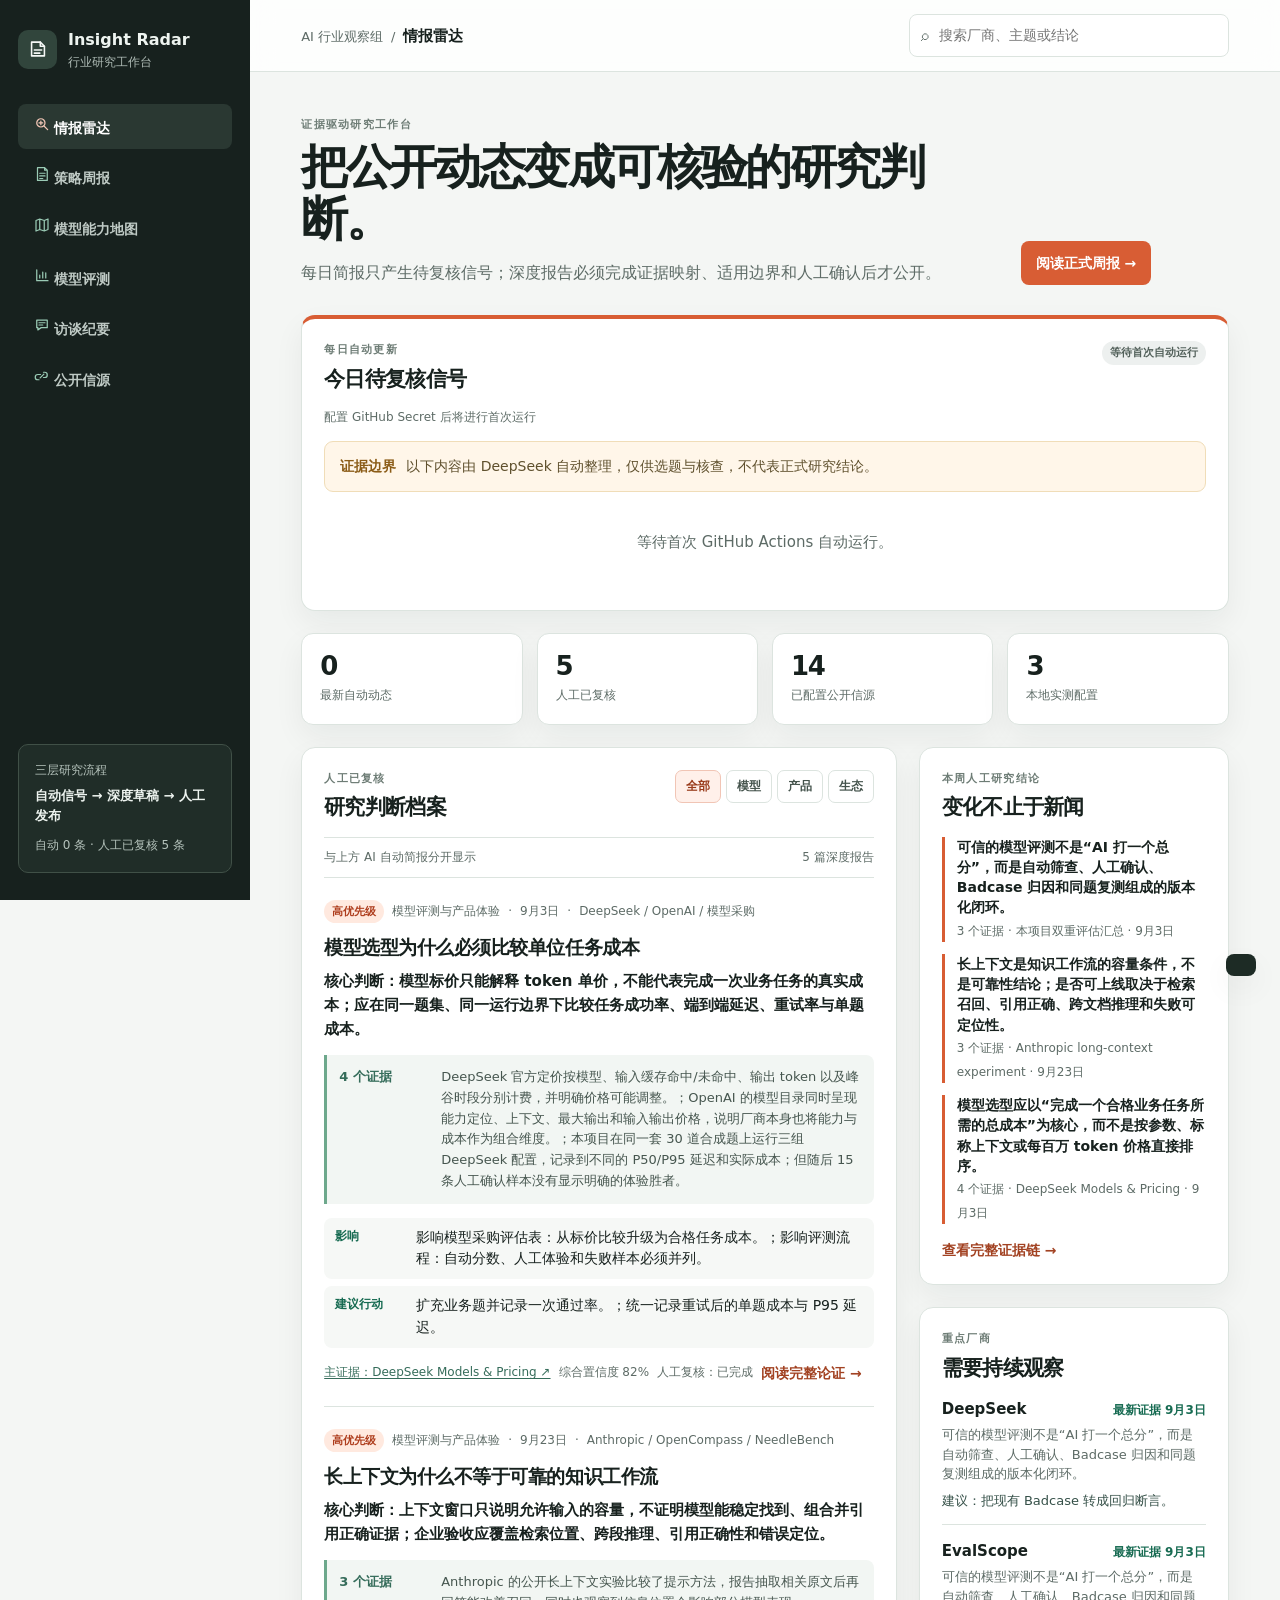
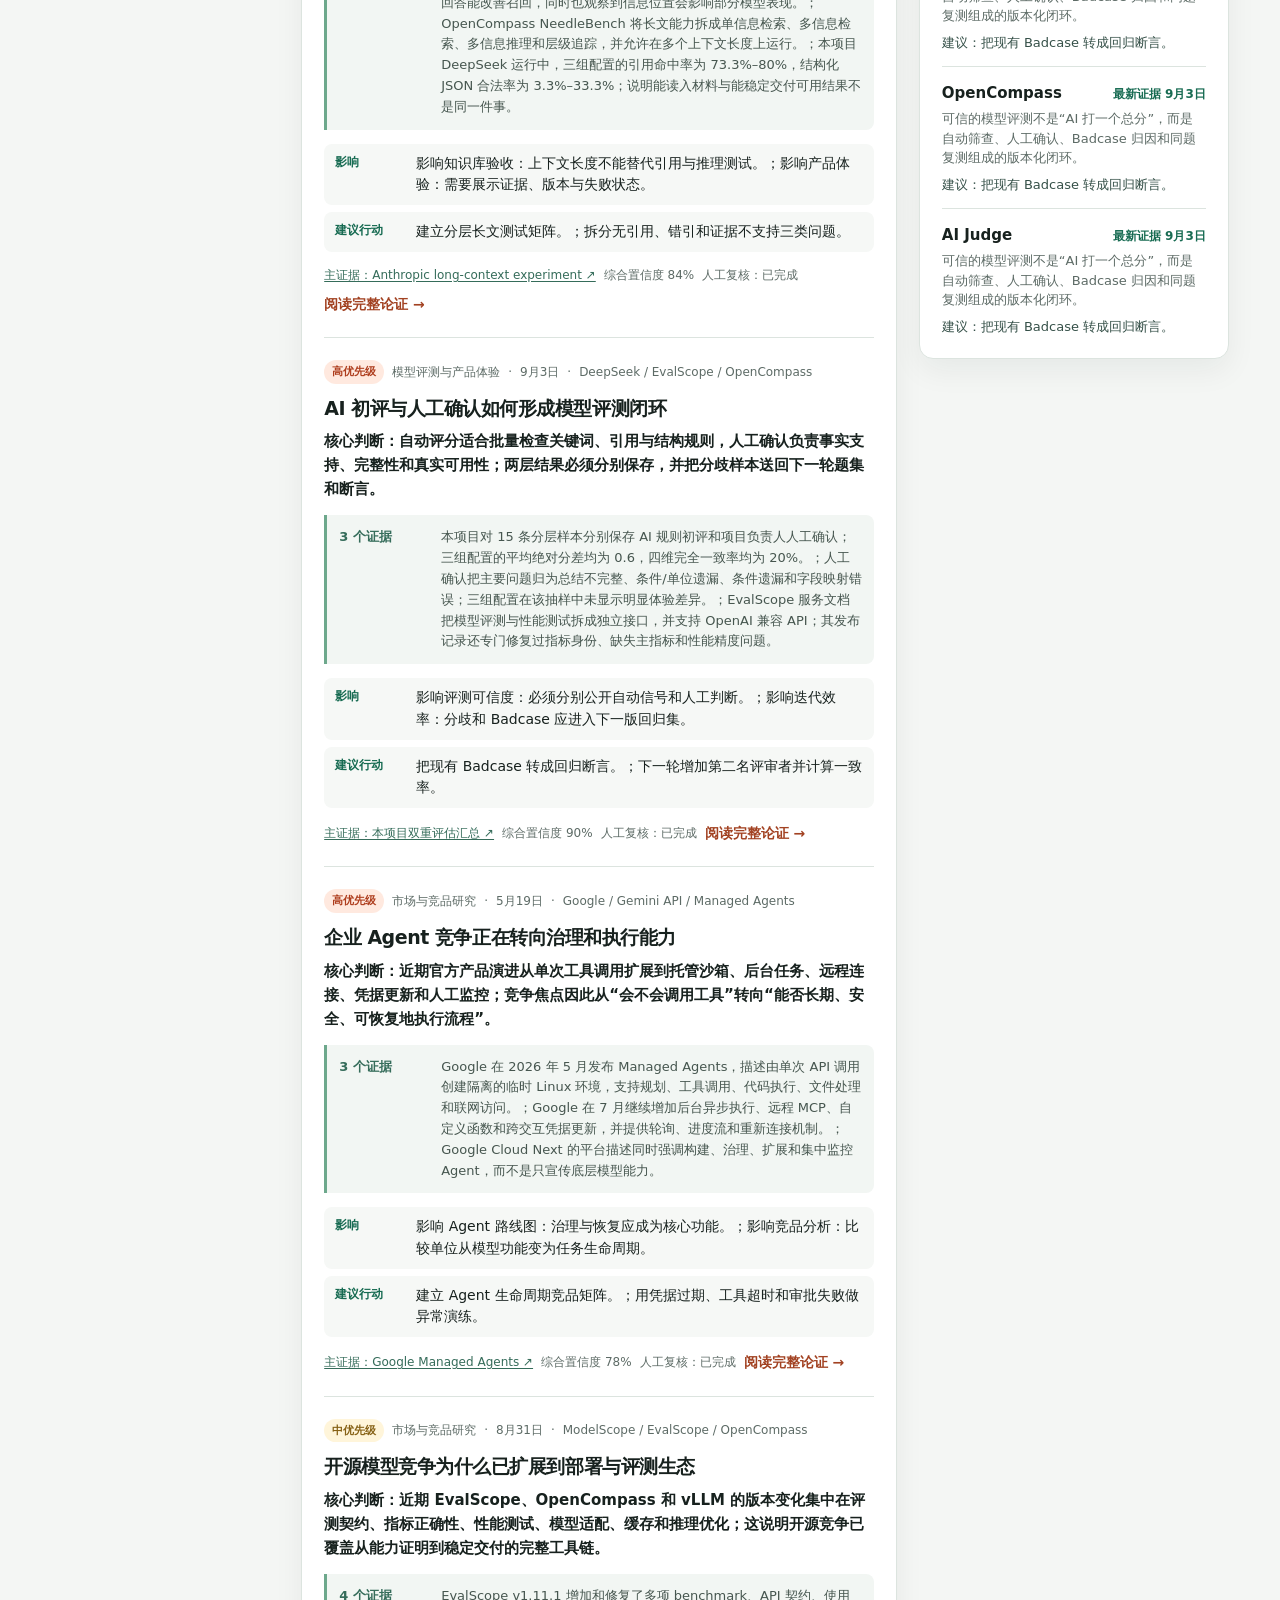
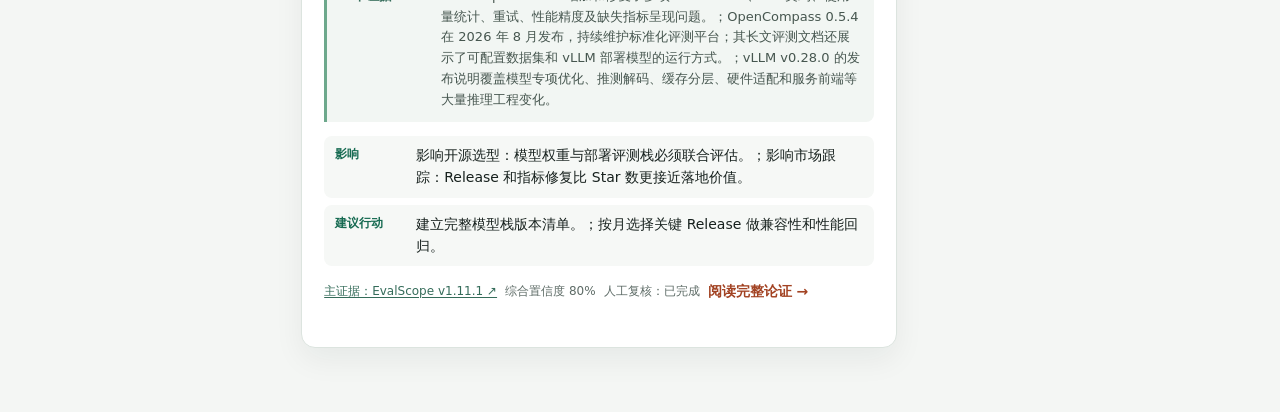
<file: index.html>
<!doctype html>
<html lang="zh-CN">
  <head>
    <meta charset="UTF-8" />
    <meta name="viewport" content="width=device-width, initial-scale=1.0" />
    <meta name="description" content="AI Insight Radar：可追溯的 AI 行业研究工作台" />
    <title>AI Insight Radar · 研究工作台</title>
    <link rel="stylesheet" href="styles.css" />
  </head>
  <body>
    <div class="shell">
      <aside class="sidebar" aria-label="工作台导航">
        <a class="brand" href="#radar" aria-label="AI Insight Radar 首页"><span class="brand-mark" aria-hidden="true"><svg viewBox="0 0 24 24"><path d="M5 4.5h9.5L19 9v10.5H5z"/><path d="M14.5 4.5V9H19M8 13h8M8 16.5h6"/></svg></span><span><strong>Insight Radar</strong><small>行业研究工作台</small></span></a>
        <nav>
          <a class="nav-link is-active" href="#radar" data-view="radar"><span aria-hidden="true"><svg viewBox="0 0 24 24"><circle cx="10.5" cy="10.5" r="5.5"/><path d="m15 15 4.5 4.5M10.5 8v5M8 10.5h5"/></svg></span>情报雷达</a>
          <a class="nav-link" href="#report" data-view="report"><span aria-hidden="true"><svg viewBox="0 0 24 24"><path d="M6 3.5h9.5L19 7v13.5H6zM15.5 3.5V7H19M9 11h7M9 14.5h7M9 18h4"/></svg></span>策略周报</a>
          <a class="nav-link" href="#map" data-view="map"><span aria-hidden="true"><svg viewBox="0 0 24 24"><path d="m4 6 5-2 6 2 5-2v14l-5 2-6-2-5 2zM9 4v14M15 6v14"/></svg></span>模型能力地图</a>
          <a class="nav-link" href="#eval" data-view="eval"><span aria-hidden="true"><svg viewBox="0 0 24 24"><path d="M5 19.5V5M5 19.5h15M9 16v-4M13 16V8M17 16v-7"/></svg></span>模型评测</a>
          <a class="nav-link" href="#interview" data-view="interview"><span aria-hidden="true"><svg viewBox="0 0 24 24"><path d="M5 5.5h14v10H11l-4.5 3v-3H5zM8 9h8M8 12h5"/></svg></span>访谈纪要</a>
          <a class="nav-link" href="#sources" data-view="sources"><span aria-hidden="true"><svg viewBox="0 0 24 24"><path d="M9.5 14.5 14.5 9.5M8 17H6.5a3.5 3.5 0 0 1 0-7H10M14 7h1.5a3.5 3.5 0 1 1 0 7H14"/></svg></span>公开信源</a>
        </nav>
        <section class="pipeline-card"><p>三层研究流程</p><strong>自动信号 → 深度草稿 → 人工发布</strong><span id="pipeline-status">读取本地数据中…</span></section>
      </aside>
      <main>
        <header class="topbar"><div><span class="muted">AI 行业观察组</span><span class="dot">/</span><strong id="crumb">情报雷达</strong></div><label class="search"><span>⌕</span><input id="global-search" type="search" placeholder="搜索厂商、主题或结论" /></label></header>
        <section class="view is-visible" id="radar-view">
          <div class="hero"><div><p class="eyebrow">证据驱动研究工作台</p><h1>把公开动态变成可核验的研究判断。</h1><p class="lead">每日简报只产生待复核信号；深度报告必须完成证据映射、适用边界和人工确认后才公开。</p></div><a class="button primary" href="#report" data-view="report">阅读正式周报 <span>→</span></a></div>
          <section class="panel auto-brief-panel"><div class="panel-heading"><div><p class="eyebrow">每日自动更新</p><h2>今日待复核信号</h2></div><span class="tag neutral" id="auto-brief-state">等待首次运行</span></div><div class="auto-brief-meta" id="auto-brief-meta"></div><div class="notice auto-notice"><strong>证据边界</strong><span>以下内容由 DeepSeek 自动整理，仅供选题与核查，不代表正式研究结论。</span></div><div id="auto-brief-list" class="auto-brief-list" aria-live="polite"></div></section>
          <div class="metrics" id="metrics" aria-label="情报概览"></div>
          <div class="workbench"><section class="panel signal-panel"><div class="panel-heading signal-heading"><div><p class="eyebrow">人工已复核</p><h2>研究判断档案</h2></div><div class="filters" id="filters" aria-label="情报分类筛选"><button class="filter is-selected" data-filter="全部">全部</button><button class="filter" data-filter="模型">模型</button><button class="filter" data-filter="产品">产品</button><button class="filter" data-filter="生态">生态</button></div></div><div class="list-context"><span>与上方 AI 自动简报分开显示</span><span id="signal-count"></span></div><div id="signal-list" class="signal-list" aria-live="polite"></div></section><aside class="rail"><section class="panel"><div class="panel-heading"><div><p class="eyebrow">本周人工研究结论</p><h2>变化不止于新闻</h2></div></div><div id="weekly-preview" class="weekly-preview"></div><a class="text-link" href="#report" data-view="report">查看完整证据链 →</a></section><section class="panel"><div class="panel-heading"><div><p class="eyebrow">重点厂商</p><h2>需要持续观察</h2></div></div><div id="vendor-list" class="vendor-list"></div></section></aside></div>
        </section>
        <section class="view" id="report-view"><div class="page-title"><p class="eyebrow">双轨周报 · 自动观察与人工判断分开</p><h1>AI 行业策略周报</h1><p class="lead">先看最近 7 天的 AI 自动观察，再看人工已复核的研究判断；两者不会混用状态。</p><p class="report-meta" id="report-generated-at"></p></div><section class="panel auto-weekly-panel"><div class="panel-heading"><div><p class="eyebrow">最近 7 天 · 未经人工复核</p><h2>AI 自动周报</h2></div><span class="tag neutral" id="auto-weekly-state">等待首次运行</span></div><div id="auto-weekly-list"></div></section><div class="report-layout"><article class="panel report-main"><div class="panel-heading"><div><p class="eyebrow">人工已复核</p><h2>本周需要做的取舍</h2></div></div><div id="report-judgements"></div></article><aside class="report-side"><section class="panel"><p class="eyebrow">模型观察</p><div id="model-observation" class="model-observation"></div><a class="text-link" href="#map" data-view="map">查看能力地图 →</a></section><section class="panel"><p class="eyebrow">下周行动清单</p><ul class="check-list" id="report-actions"></ul></section><section class="panel"><p class="eyebrow">数据边界</p><p class="body-copy">AI 自动简报明确标注未经人工复核；正式判断只来自人工已审核情报。</p><a class="text-link" href="#sources" data-view="sources">查看信源与刷新方法 →</a></section></aside></div></section>
        <section class="view" id="map-view"><div class="page-title"><p class="eyebrow">模型能力地图 · 双层证据</p><h1>先区分证据，再比较模型。</h1><p class="lead">本地实测与公开资料不进入同一排行榜：前者回答“在这套场景中表现如何”，后者回答“厂商公开定位是什么”。</p></div><div class="notice"><strong>证据边界</strong><span>深色“本地实测”标签来自本项目真实 API 运行；“官方资料”仅作能力定位，未在本项目复测。</span></div><section class="panel map-filter-panel"><div class="panel-heading"><div><p class="eyebrow">筛选模型档案</p><h2>国内外模型与证据层</h2></div></div><div class="map-filters" id="model-filters"><div><span>地区</span><button class="filter is-selected" data-model-region="全部">全部</button><button class="filter" data-model-region="国内">国内</button><button class="filter" data-model-region="海外">海外</button></div><div><span>证据</span><button class="filter is-selected" data-evidence-filter="全部">全部</button><button class="filter" data-evidence-filter="local">本地实测</button><button class="filter" data-evidence-filter="official">官方资料</button></div></div><div id="model-cards" class="model-cards" aria-live="polite"></div></section><section class="map-grid"><article class="panel"><div class="panel-heading"><div><p class="eyebrow">本地实测 · 可直接比较</p><h2>业务场景对比</h2></div><span class="tag neutral">同题集、同运行边界</span></div><div class="table-wrap"><table><thead><tr><th>配置</th><th>知识问答</th><th>长文总结</th><th>结构化抽取</th><th>延迟 P50/P95</th><th>成本</th><th>建议使用场景</th></tr></thead><tbody id="scenario-compare"></tbody></table></div></article><aside class="panel"><p class="eyebrow">体验差距分析</p><h2>从指标定位体验问题</h2><div id="gap-analysis" class="gap-analysis"></div></aside></section><section class="map-grid review-grid"><article class="panel"><div class="panel-heading"><div><p class="eyebrow">人工抽样复核</p><h2>模型样本检查队列</h2></div><span class="tag neutral" id="model-review-status">待复核</span></div><p class="body-copy">每个样本需记录事实性、完整性、引用正确性、结构化可用性和问题类型；不保存模型思考过程。</p><div id="model-review-list" class="review-list"></div></article><aside class="panel"><p class="eyebrow">后端接入路线</p><h2>不复制源码，保留可替换接口</h2><p class="body-copy">EvalScope 可作为 OpenAI 兼容 API 的标准评测/性能后端；Promptfoo 预留给后续 Agent/RAG 回归测试。</p><a class="text-link" href="https://github.com/modelscope/evalscope" target="_blank" rel="noreferrer">EvalScope · Apache-2.0 ↗</a><br><a class="text-link" href="https://github.com/promptfoo/promptfoo" target="_blank" rel="noreferrer">Promptfoo · MIT ↗</a></aside></section></section>
        <section class="view" id="eval-view"><div class="page-title"><p class="eyebrow">真实 API 评测台</p><h1>用公开场景比较质量、延迟和成本</h1><p class="lead">同一厂商的模型/思考配置比较；每个指标都来自可复跑的 DeepSeek API 运行，而不是排行榜。</p></div><div class="notice" id="eval-notice"><strong>尚未运行真实评测</strong><span>评测只在本机读取 <code>DEEPSEEK_API_KEY</code>；不会上传或保存 Key。</span></div><section class="panel table-panel"><div class="panel-heading"><div><p class="eyebrow" id="eval-run-meta">公开合成题 · 30 题 · 3 组配置</p><h2>DeepSeek 配置比较</h2></div><span class="tag neutral" id="eval-review-state">人工复核待完成</span></div><div class="table-wrap"><table><thead><tr><th>配置</th><th>质量</th><th>引用命中</th><th>JSON 合法</th><th>延迟 p50 / p95</th><th>成本</th><th>失败率</th></tr></thead><tbody id="eval-body"></tbody></table></div></section><section class="panel" id="dual-review-panel"><div class="panel-heading"><div><p class="eyebrow">AI 初评 + 人工确认</p><h2>双重验证汇总</h2></div><span class="tag neutral" id="dual-review-status">加载中</span></div><div id="dual-review-summary" class="body-copy"></div></section><section class="eval-followup" id="eval-followup" aria-live="polite"></section></section>
        <section class="view" id="interview-view"><div class="page-title"><p class="eyebrow">访谈纪要</p><h1>把授权转写整理成可验证的观点</h1><p class="lead">本页为结构化模板，不包含或伪造真实专家访谈。</p></div><section class="panel interview-template"><div class="notice"><strong>模拟输入</strong><span>以下内容只演示字段结构；真实访谈须取得授权并保留原始转写。</span></div><div class="note-grid"><div><p class="eyebrow">背景</p><h2>企业 AI 采购决策：从能力比较到交付确定性</h2><p class="body-copy">访谈对象、时间与原文在正式使用时必须可追溯。</p></div><div><p class="eyebrow">关键观点</p><ul><li>把数据治理、权限审计与模型能力一起评估。</li><li>用可复现的业务评测替代一次性演示。</li></ul></div><div><p class="eyebrow">待验证问题</p><ul><li>长尾问题的人工兜底率是多少？</li><li>不同模型路由后的成本变化如何？</li></ul></div><div><p class="eyebrow">行动项</p><ul class="check-list"><li>补充 10 条已授权业务问题</li><li>记录异常样本与人工判断</li></ul></div></div></section></section>
        <section class="view" id="sources-view"><div class="page-title"><p class="eyebrow">公开信源与自动化状态</p><h1>来源不是装饰，是研究证据。</h1><p class="lead">自动管线只生成待复核信号；正式研究必须补齐具体证据、反例与边界，并由项目负责人确认。</p></div><div class="notice"><strong>三层流程</strong><span>公开信源 → AI 待复核信号 → 深度研究草稿 → 人工确认后的正式报告</span></div><div id="source-catalog" class="source-grid"></div><section class="panel source-howto"><p class="eyebrow">研究管线</p><code>python scripts/collect_public_sources.py</code><br><code>python scripts/monitor_public_pages.py</code><p class="body-copy">每天北京时间 08:00 自动运行；最多分析 10 条、费用上限 ¥1。失败不会覆盖上一份成功简报。</p><a class="text-link" href="feed.xml">订阅正式研究 RSS →</a></section></section>
      </main>
    </div>
    <div class="toast" id="toast" role="status" aria-live="polite"></div>
    <script src="app.js"></script>
  </body>
</html>
</file>
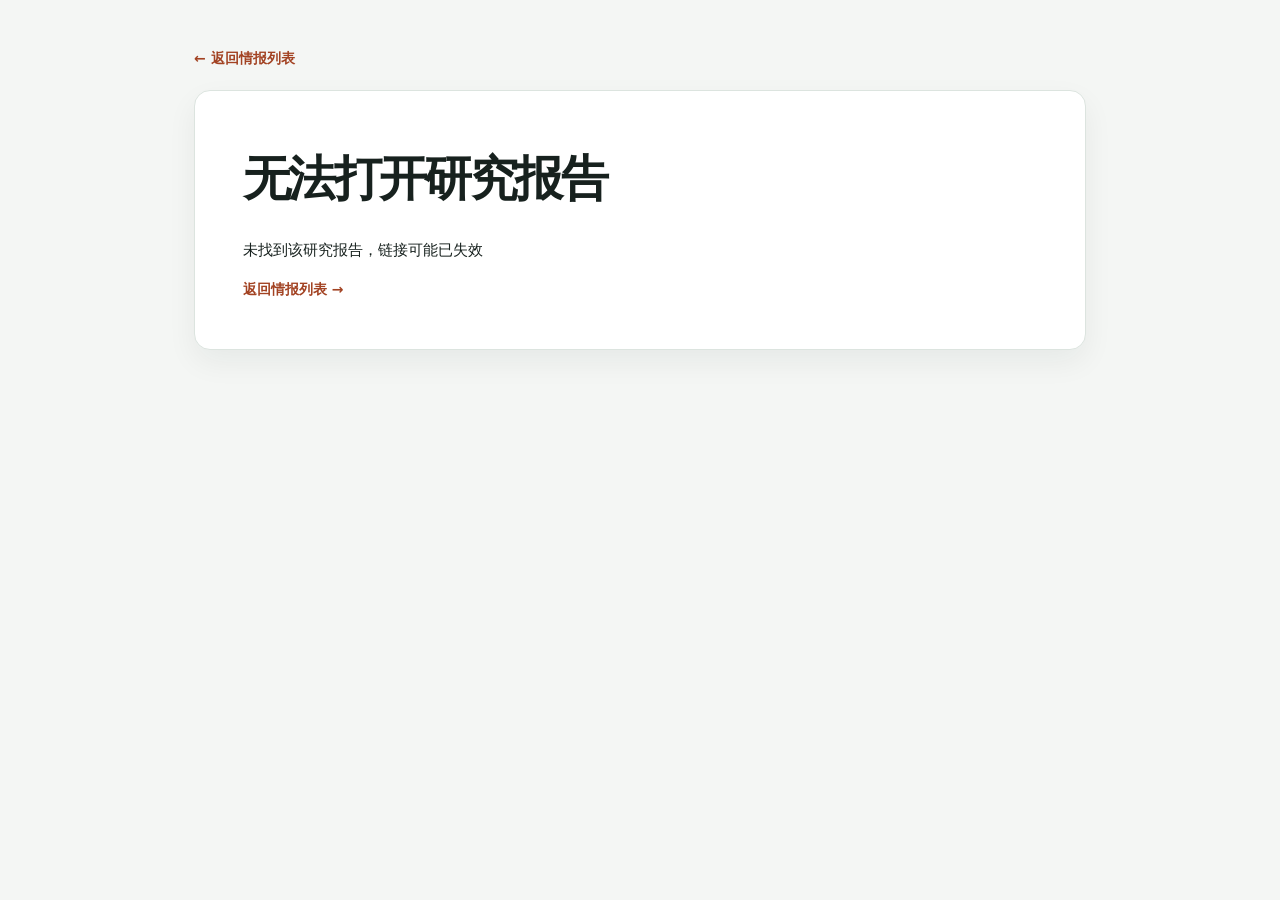
<file: signal.html>
<!doctype html>
<html lang="zh-CN"><head><meta charset="UTF-8" /><meta name="viewport" content="width=device-width, initial-scale=1.0" /><meta name="description" content="AI Insight Radar 情报详情" /><title>情报详情 · AI Insight Radar</title><link rel="stylesheet" href="styles.css" /></head>
<body><main class="detail-page"><a class="text-link" href="index.html#radar">← 返回情报列表</a><article class="detail-card" id="detail" aria-live="polite"><p class="lead">正在读取情报详情…</p></article><nav class="detail-nav"><a class="button" id="previous" href="#">← 上一条</a><a class="button" id="next" href="#">下一条 →</a></nav></main><script src="signal-detail.js"></script></body></html>
</file>
<file: styles.css>
:root{--ink:#17211e;--muted:#5d6b66;--line:#dce4df;--page:#f4f6f4;--card:#fff;--accent:#d85d34;--accent-soft:#fff0ea;--green:#176b52;--green-soft:#e8f5ef;--shadow:0 12px 30px rgba(25,39,31,.06)}
*{box-sizing:border-box}html{scroll-behavior:smooth}body{margin:0;color:var(--ink);background:var(--page);font-family:Inter,"Microsoft YaHei",system-ui,sans-serif;font-size:15px;line-height:1.6}.shell{min-height:100vh;display:grid;grid-template-columns:250px minmax(0,1fr)}.sidebar{background:#17211e;color:#eef4f0;padding:27px 18px;display:flex;flex-direction:column;gap:32px;position:sticky;top:0;height:100vh}.brand{display:flex;align-items:center;gap:11px;color:inherit;text-decoration:none}.brand-mark{width:39px;height:39px;display:grid;place-items:center;border-radius:10px;background:var(--accent);font-weight:800;letter-spacing:-1px}.brand strong,.brand small{display:block}.brand strong{font-size:16px}.brand small{font-size:12px;color:#aebbb5}.sidebar nav{display:grid;gap:5px}.nav-link{color:#bfcac5;text-decoration:none;border-radius:8px;padding:10px 11px;font-size:14px;font-weight:650}.nav-link span{display:inline-block;width:25px;color:#8dd0b0}.nav-link:hover,.nav-link.is-active{color:#fff;background:#2a3832}.pipeline-card{margin-top:auto;padding:16px;border:1px solid #405047;border-radius:10px;background:#202d28}.pipeline-card p,.pipeline-card span{margin:0;color:#b5c3bc;font-size:12px}.pipeline-card strong{display:block;font-size:13px;line-height:1.55;margin:6px 0}.topbar{height:72px;padding:0 clamp(22px,4vw,58px);border-bottom:1px solid var(--line);background:rgba(255,255,255,.82);backdrop-filter:blur(12px);display:flex;justify-content:space-between;align-items:center;gap:20px;position:sticky;top:0;z-index:5}.muted,.dot{font-size:13px;color:var(--muted)}.dot{padding:0 8px}.search{display:flex;align-items:center;gap:8px;width:min(320px,42vw);padding:8px 11px;border:1px solid var(--line);border-radius:8px;background:#fff;color:var(--muted)}.search input{border:0;outline:0;width:100%;font:inherit;font-size:14px}.view{display:none;max-width:1440px;padding:44px clamp(22px,4vw,58px) 64px;margin:auto}.view.is-visible{display:block}.hero,.page-title{max-width:850px}.hero{display:flex;justify-content:space-between;align-items:end;gap:28px;margin-bottom:30px}.eyebrow{font-size:11px;font-weight:800;letter-spacing:.12em;text-transform:uppercase;color:#6d7c75;margin:0 0 7px}.hero h1,.page-title h1{margin:0;letter-spacing:-.055em;font-size:clamp(30px,4vw,47px);line-height:1.12}.lead{color:var(--muted);font-size:16px;margin:14px 0 0;max-width:720px}.button{white-space:nowrap;padding:11px 15px;border-radius:8px;font-size:14px;font-weight:750;text-decoration:none}.primary{color:#fff;background:var(--accent)}.metrics{display:grid;grid-template-columns:repeat(4,1fr);gap:14px;margin-bottom:22px}.metric{padding:18px;background:var(--card);border:1px solid var(--line);border-radius:12px;box-shadow:var(--shadow)}.metric strong{display:block;font-size:26px;line-height:1.15;letter-spacing:-.05em}.metric span{font-size:12px;color:var(--muted)}.workbench{display:grid;grid-template-columns:minmax(0,1.55fr) minmax(310px,.75fr);gap:22px}.panel{background:var(--card);border:1px solid var(--line);border-radius:14px;box-shadow:var(--shadow);padding:22px}.panel-heading{display:flex;justify-content:space-between;align-items:flex-start;gap:14px;margin-bottom:16px}.panel-heading h2{font-size:21px;line-height:1.25;letter-spacing:-.035em;margin:0}.filters{display:flex;gap:5px;flex-wrap:wrap}.filter{cursor:pointer;border:1px solid var(--line);background:#fff;color:#44534c;border-radius:7px;padding:6px 10px;font:inherit;font-size:12px;font-weight:700}.filter.is-selected{color:#993b1b;background:var(--accent-soft);border-color:#f1c5b5}.list-context{display:flex;justify-content:space-between;gap:12px;border-top:1px solid var(--line);border-bottom:1px solid var(--line);padding:10px 0;color:var(--muted);font-size:12px}.signal-list{display:grid}.signal{padding:22px 0;border-bottom:1px solid var(--line)}.signal:last-child{border-bottom:0}.signal-top,.signal-footer{display:flex;align-items:center;flex-wrap:wrap;gap:8px;font-size:12px;color:var(--muted)}.signal h3{font-size:19px;line-height:1.4;letter-spacing:-.025em;margin:11px 0 8px}.signal h3 a{color:inherit;text-decoration:none}.signal h3 a:hover,.text-link:hover{color:var(--accent)}.signal-conclusion{font-weight:700;font-size:15px;margin:0 0 14px}.signal-detail-row{display:grid;grid-template-columns:72px 1fr;gap:9px;padding:9px 11px;margin:7px 0;border-radius:8px;background:#f6f8f6;font-size:14px;line-height:1.55}.signal-detail-row strong{font-size:12px;color:var(--green)}.signal-footer{margin-top:14px}.source-link{color:#356c5a;text-decoration:underline;text-underline-offset:2px}.tag{border-radius:999px;padding:3px 8px;font-size:11px;font-weight:750}.high{background:#ffe9df;color:#ae3d1d}.medium{background:#fff5da;color:#866115}.low{background:#e9f3ee;color:#356c5a}.neutral{background:#edf0ef;color:#53615b}.rail{display:grid;gap:22px;align-content:start}.weekly-preview{display:grid;gap:12px;margin-bottom:14px}.weekly-preview article{padding-left:12px;border-left:3px solid var(--accent)}.weekly-preview strong{display:block;font-size:14px;line-height:1.45}.weekly-preview span{font-size:12px;color:var(--muted)}.text-link{font-size:14px;font-weight:700;color:#a24222;text-decoration:none}.vendor-list{display:grid;gap:14px}.vendor{padding-bottom:14px;border-bottom:1px solid var(--line)}.vendor:last-child{border-bottom:0;padding-bottom:0}.vendor-top{display:flex;align-items:baseline;justify-content:space-between;gap:12px}.vendor strong{font-size:15px}.vendor .trend{font-size:12px;color:var(--green);font-weight:750}.vendor p{font-size:13px;color:var(--muted);margin:4px 0 7px;line-height:1.5}.vendor .action{font-size:13px;color:#355048;margin:0}.report-layout{display:grid;grid-template-columns:minmax(0,1.4fr) minmax(280px,.6fr);gap:22px;margin-top:28px}.report-side{display:grid;gap:22px;align-content:start}.judgement{padding:19px 0;border-bottom:1px solid var(--line)}.judgement:last-child{border-bottom:0}.judgement h3{font-size:18px;margin:0 0 6px;line-height:1.4}.judgement p{margin:0 0 10px;color:#45534d}.evidence{font-size:12px;color:var(--muted)}.evidence a{color:#356c5a}.notice{margin:26px 0;padding:13px 15px;background:#fff6e9;border:1px solid #f0ddb8;border-radius:9px;font-size:14px;color:#5f502d;display:flex;gap:10px;flex-wrap:wrap}.notice strong{color:#8b5c17}.table-panel{margin-top:26px}.table-wrap{overflow:auto}table{border-collapse:collapse;width:100%;min-width:720px;font-size:14px}th,td{text-align:left;padding:13px 10px;border-bottom:1px solid var(--line)}th{color:var(--muted);font-size:12px}.recommendation{font-size:12px;font-weight:750;color:#356c5a}.interview-template{margin-top:28px}.note-grid{display:grid;grid-template-columns:repeat(2,1fr);gap:20px}.note-grid>div{padding:10px 0}.note-grid h2{font-size:20px;line-height:1.35;margin:0}.note-grid ul{margin:0;padding-left:20px;font-size:14px}.source-grid{display:grid;grid-template-columns:repeat(3,1fr);gap:16px;margin-top:26px}.source-card h2{font-size:18px;margin:0 0 4px}.source-card p{font-size:14px;color:var(--muted);margin:0 0 12px}.source-card a{font-size:13px}.source-howto{margin-top:18px}.source-howto code{display:block;padding:12px;border-radius:7px;color:#d75f36;background:#1e2b26;font-size:13px;overflow:auto}.body-copy{font-size:14px;color:var(--muted)}.check-list{padding:0;margin:0;list-style:none}.check-list li{padding:9px 0 9px 24px;border-bottom:1px solid var(--line);font-size:14px}.check-list li:before{content:"✓";color:var(--green);font-weight:900;margin-left:-24px;margin-right:10px}.empty{padding:34px 5px;text-align:center;color:var(--muted)}.toast{position:fixed;right:24px;bottom:24px;transform:translateY(100px);transition:.2s;background:#1d2b25;color:#fff;padding:11px 15px;border-radius:8px;font-size:14px;box-shadow:var(--shadow)}.toast.is-visible{transform:none}
@media(max-width:1000px){.shell{grid-template-columns:205px minmax(0,1fr)}.workbench,.report-layout{grid-template-columns:1fr}.rail{grid-template-columns:repeat(2,1fr)}.source-grid{grid-template-columns:repeat(2,1fr)}}
.eval-followup{margin-top:22px}.eval-insight{padding-bottom:24px}.insight-grid,.method-grid{display:grid;grid-template-columns:repeat(3,1fr);gap:12px}.insight-grid{margin-bottom:18px}.insight-grid article{padding:15px;border-radius:10px;background:#f6f8f6;border-left:3px solid var(--accent)}.insight-grid strong{font-size:14px}.insight-grid p,.method-grid p{margin:5px 0 0;font-size:14px;color:#45534d;line-height:1.55}.method-grid{border-top:1px solid var(--line);padding-top:17px}.method-grid h3{font-size:14px;margin:0;color:var(--green)}.method-grid code{font-size:12px;overflow-wrap:anywhere}
@media(max-width:720px){.shell{display:block}.sidebar{height:auto;position:static;padding:16px;gap:15px}.sidebar nav{display:flex;overflow:auto;gap:5px}.nav-link{white-space:nowrap;padding:8px 9px}.pipeline-card{display:none}.topbar{height:auto;padding:12px 16px;align-items:flex-start;flex-direction:column;gap:9px}.search{width:100%}.view{padding:30px 16px 42px}.hero{display:block}.hero .button{display:inline-block;margin-top:20px}.metrics{grid-template-columns:repeat(2,1fr)}.metric{padding:14px}.workbench{gap:16px}.panel{padding:17px}.rail{grid-template-columns:1fr;gap:16px}.signal-detail-row{grid-template-columns:62px 1fr}.signal h3{font-size:18px}.source-grid,.note-grid,.insight-grid,.method-grid{grid-template-columns:1fr}.report-layout{gap:16px}.panel-heading{display:block}.filters{margin-top:12px}.list-context{align-items:flex-start}.page-title h1{font-size:32px}}
.detail-page{max-width:940px;margin:auto;padding:46px 24px 70px}.detail-card{margin-top:20px;padding:clamp(22px,5vw,48px);background:#fff;border:1px solid var(--line);border-radius:16px;box-shadow:var(--shadow)}.detail-top{display:flex;gap:10px;align-items:center;flex-wrap:wrap;color:var(--muted);font-size:13px}.detail-card h1{font-size:clamp(30px,5vw,48px);letter-spacing:-.055em;line-height:1.15;margin:12px 0 32px}.detail-card h2{font-size:18px;margin:28px 0 7px}.detail-card p{font-size:15px}.detail-conclusion{font-size:18px!important;font-weight:750;line-height:1.7}.detail-grid{display:grid;grid-template-columns:1fr 1fr;gap:25px}.detail-card ul{padding-left:20px}.detail-card li{margin:7px 0}.evidence-list{display:grid;gap:10px}.evidence-list article{padding:12px;border-radius:8px;background:#f6f8f6}.evidence-list a{font-weight:750;color:#356c5a}.evidence-list p,.source-note{margin:5px 0 0!important;color:var(--muted);font-size:13px!important}.detail-nav{display:flex;justify-content:space-between;gap:12px;margin-top:20px}.detail-nav .button{background:#fff;color:#43524c;border:1px solid var(--line)}
@media(max-width:720px){.detail-page{padding:30px 16px 42px}.detail-grid{grid-template-columns:1fr}.detail-card h1{font-size:32px}}
.review-banner{display:flex;justify-content:space-between;gap:12px;flex-wrap:wrap;margin:18px 0 10px;padding:12px 14px;border-radius:9px;font-size:13px}.review-banner strong{font-size:14px}.review-pending{background:#fff5e8;border:1px solid #efd7ad;color:#775620}.review-complete{background:#edf6f1;border:1px solid #c9dfd3;color:#2e6954}.executive-block{margin:0 0 28px;padding:20px 22px;border-left:4px solid var(--accent);background:#f8f5f1;border-radius:0 10px 10px 0}.section-kicker{margin:0!important;color:#9b4122;font-size:12px!important;font-weight:800;letter-spacing:.1em}.research-question{font-size:18px!important;font-weight:700;line-height:1.65}.section-heading{display:flex;justify-content:space-between;align-items:baseline;gap:12px;border-bottom:1px solid var(--line);margin:28px 0 12px}.section-heading h2{margin:0 0 8px}.section-heading span{font-size:12px;color:var(--muted)}.reasoning-list{display:grid;gap:10px}.reasoning-list article{display:grid;grid-template-columns:34px 1fr;gap:10px;padding:14px 15px;background:#f6f8f6;border-radius:9px}.reasoning-list p{margin:0;line-height:1.75}.reasoning-index{display:grid;place-items:center;align-self:start;width:28px;height:28px;border-radius:50%;background:#e4ece8;color:#315c4d;font-size:11px;font-weight:850}.evidence-ref{color:#a24222;font-size:12px;font-weight:800;text-decoration:none}.inline-refs{white-space:nowrap}.boundary-section{padding:18px 20px 22px;margin-top:28px;border:1px solid #ead9c4;border-radius:12px;background:#fffaf4}.boundary-section h2{margin-top:0}.boundary-section h3{font-size:14px;margin:8px 0;color:#74552d}.boundary-section .reasoning-list article{background:#fff}.decision-grid{display:grid;grid-template-columns:repeat(3,1fr);gap:12px}.decision-grid article{padding:15px;border:1px solid var(--line);border-radius:9px}.decision-grid span{font-size:12px;font-weight:800;color:var(--green)}.decision-grid p{margin:6px 0 0}.action-table{display:grid;gap:12px}.action-table article{padding:16px;border:1px solid var(--line);border-radius:10px}.action-table>article>strong{display:block;font-size:15px;margin-bottom:10px}.action-table dl{display:grid;grid-template-columns:repeat(3,1fr);gap:10px;margin:0}.action-table dl div{padding:8px 10px;background:#f6f8f6;border-radius:7px}.action-table dt{font-size:11px;color:var(--muted)}.action-table dd{margin:2px 0 0;font-size:13px}.confidence-grid{display:grid;grid-template-columns:repeat(3,1fr);gap:10px}.confidence-grid article{padding:13px;text-align:center;background:#17211e;color:#fff;border-radius:9px}.confidence-grid strong,.confidence-grid span{display:block}.confidence-grid strong{font-size:22px}.confidence-grid span{font-size:11px;color:#b9c7c0}.confidence-note{padding:12px 14px;background:#f6f8f6;border-radius:8px}.evidence-list article{scroll-margin-top:20px}.evidence-meta{display:flex;gap:7px;flex-wrap:wrap;margin-bottom:7px;color:var(--muted);font-size:11px}.evidence-meta span{padding:2px 7px;background:#e9eeeb;border-radius:999px}.evidence-meta .evidence-code{background:#17211e;color:#fff;font-weight:800}
@media(max-width:720px){.decision-grid,.action-table dl,.confidence-grid{grid-template-columns:1fr}.section-heading{display:block}.reasoning-list article{grid-template-columns:30px 1fr}.review-banner{display:block}.review-banner span{display:block;margin-top:4px}}
.map-filter-panel{margin-top:28px}.map-filters{display:flex;gap:18px;flex-wrap:wrap;padding-top:14px;border-top:1px solid var(--line)}.map-filters>div{display:flex;align-items:center;gap:6px;flex-wrap:wrap}.map-filters>div>span{font-size:12px;font-weight:800;color:var(--muted);margin-right:2px}.model-cards{display:grid;grid-template-columns:repeat(3,minmax(0,1fr));gap:16px;margin-top:20px}.model-card{border:1px solid var(--line);border-radius:12px;padding:18px;background:#fcfdfc}.model-card-top{display:flex;align-items:flex-start;justify-content:space-between;gap:10px}.model-card h3{font-size:19px;line-height:1.25;margin:0}.model-version{font-size:12px;color:var(--muted);margin:5px 0 12px}.capability-tags{display:flex;flex-wrap:wrap;gap:6px;margin-bottom:15px}.capability-tags span{padding:3px 7px;border-radius:999px;background:var(--green-soft);color:#27634f;font-size:11px;font-weight:700}.model-card dl{display:grid;gap:8px;margin:0}.model-card dl div{display:grid;grid-template-columns:62px 1fr;gap:8px;font-size:13px}.model-card dt{color:var(--muted)}.model-card dd{margin:0}.model-local-metric,.model-public-note,.model-limit{font-size:12px;line-height:1.55;margin:14px 0 0}.model-local-metric{color:#176b52;font-weight:750}.model-public-note{color:#8b5c17}.model-limit{padding-top:10px;border-top:1px solid var(--line);color:var(--muted)}.model-evidence-links{display:grid;gap:5px;margin-top:10px}.model-evidence-links a{font-size:12px;color:#356c5a;text-decoration:underline;text-underline-offset:2px}.evidence-local{background:#dff1e8;color:#176b52}.evidence-official{background:#fff1dc;color:#885a16}.map-grid{display:grid;grid-template-columns:minmax(0,1.5fr) minmax(300px,.6fr);gap:22px;margin-top:22px}.map-grid h2{font-size:21px;line-height:1.3;margin:0}.gap-analysis{display:grid;gap:11px;margin-top:16px}.gap-card{padding:13px;border-left:3px solid var(--accent);background:#f6f8f6;border-radius:8px}.gap-card .tag{display:inline-block;margin-bottom:7px}.gap-card strong{display:block;font-size:14px}.gap-card p{font-size:13px;line-height:1.55;margin:5px 0;color:#45534d}.gap-card .action{color:#275a49;font-weight:650}.review-grid{grid-template-columns:minmax(0,1.25fr) minmax(300px,.5fr)}.review-list{display:grid;gap:8px;margin-top:14px}.review-list article{display:grid;grid-template-columns:1.15fr .55fr 1.45fr .7fr;gap:8px;align-items:center;padding:10px;border:1px solid var(--line);border-radius:8px;font-size:12px}.review-list article span{color:var(--muted)}.model-observation strong{display:block;font-size:14px}.model-observation p{font-size:13px;line-height:1.55;color:#45534d;margin:6px 0 12px}
@media(max-width:1000px){.model-cards{grid-template-columns:repeat(2,minmax(0,1fr))}.map-grid,.review-grid{grid-template-columns:1fr}}
@media(max-width:720px){.model-cards{grid-template-columns:1fr}.map-filters{display:grid;gap:10px}.review-list article{grid-template-columns:1fr 1fr}.review-list article span:nth-child(3){grid-column:1/-1}}
.auto-brief-panel{margin-bottom:22px;border-top:4px solid var(--accent)}.auto-brief-meta{display:flex;gap:18px;flex-wrap:wrap;color:var(--muted);font-size:12px}.auto-notice{margin:14px 0 4px}.auto-brief-list{display:grid}.auto-signal{padding:21px 0;border-bottom:1px solid var(--line)}.auto-signal:last-child{border-bottom:0}.auto-signal h3{font-size:19px;line-height:1.4;margin:10px 0 8px;letter-spacing:-.02em}.tag.auto{background:#fce6df;color:#a43c1d}.auto-weekly-panel{margin-top:28px;border-left:4px solid var(--accent)}.auto-judgement .evidence{margin-top:12px}
.signal-evidence-preview{display:grid;grid-template-columns:92px 1fr;gap:10px;margin:10px 0 14px;padding:12px;border-left:3px solid #6da88c;background:#f2f6f3;border-radius:0 8px 8px 0;font-size:13px;line-height:1.6}.signal-evidence-preview strong{color:#356c5a}.signal-evidence-preview span{color:#46564f}
@media(max-width:720px){.auto-brief-meta{display:grid;gap:2px}.auto-signal{padding:18px 0}.auto-signal h3{font-size:18px}.auto-notice{display:block}}
.brand-mark{background:#31453c}.brand-mark svg{width:22px;height:22px;fill:none;stroke:#f4f7f5;stroke-width:1.7;stroke-linecap:round;stroke-linejoin:round}.nav-link>span{display:inline-flex;align-items:center;justify-content:center;width:25px;height:20px;color:#9acbb5}.nav-link>span svg{width:18px;height:18px;fill:none;stroke:currentColor;stroke-width:1.65;stroke-linecap:round;stroke-linejoin:round}.nav-link:hover>span,.nav-link.is-active>span{color:#f2c6b6}
</file>
